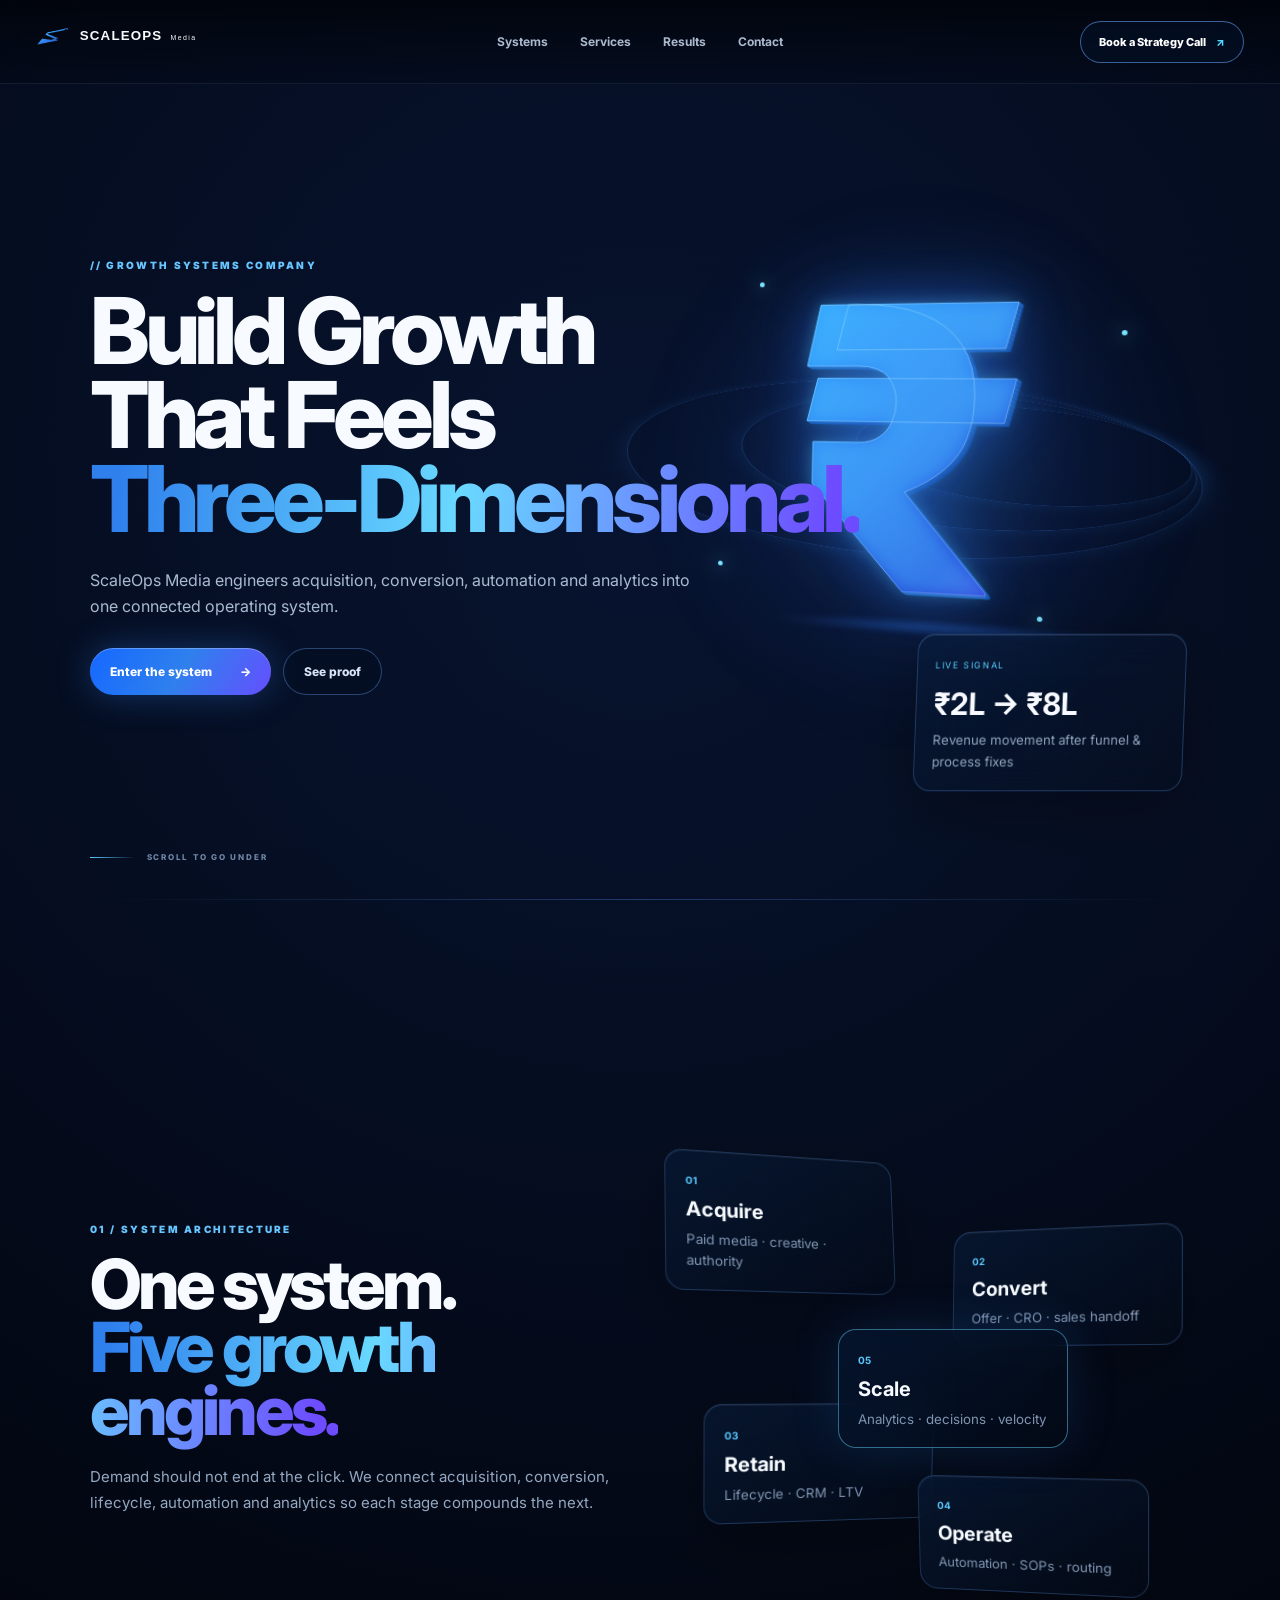
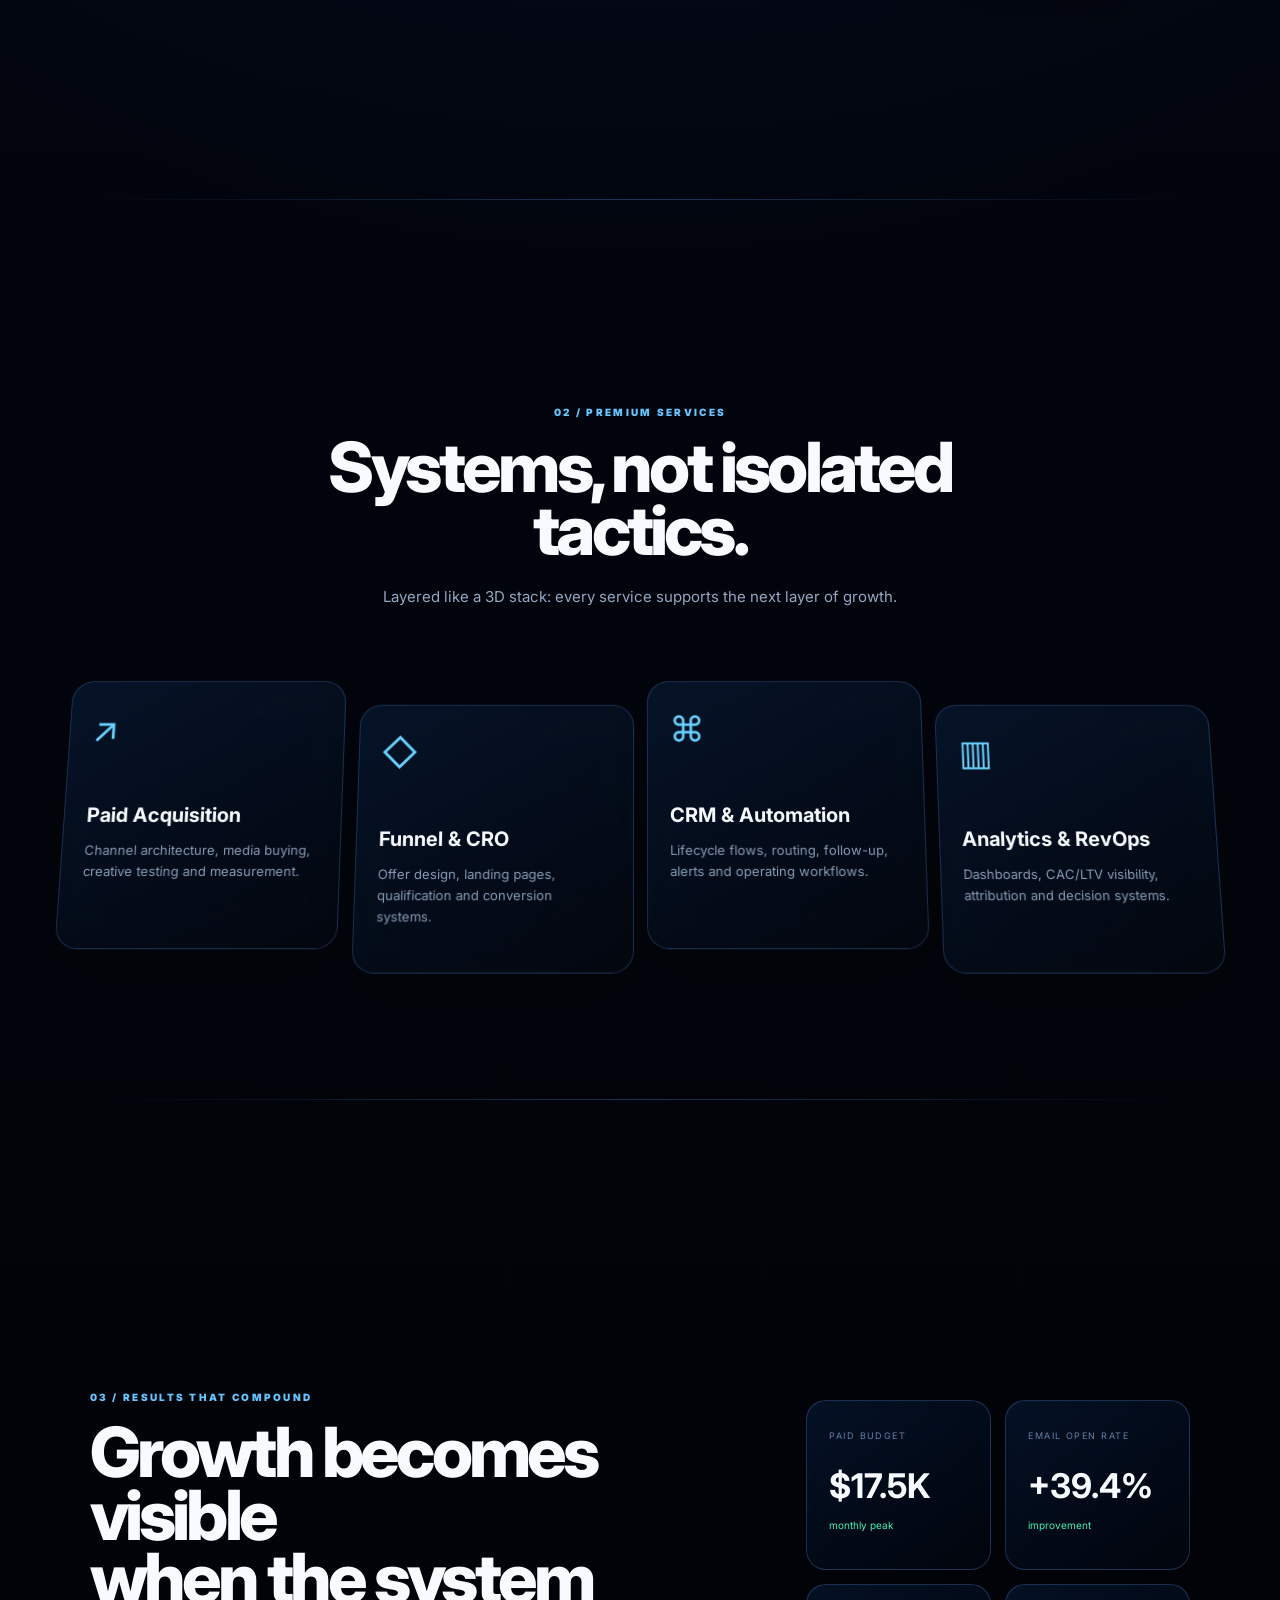
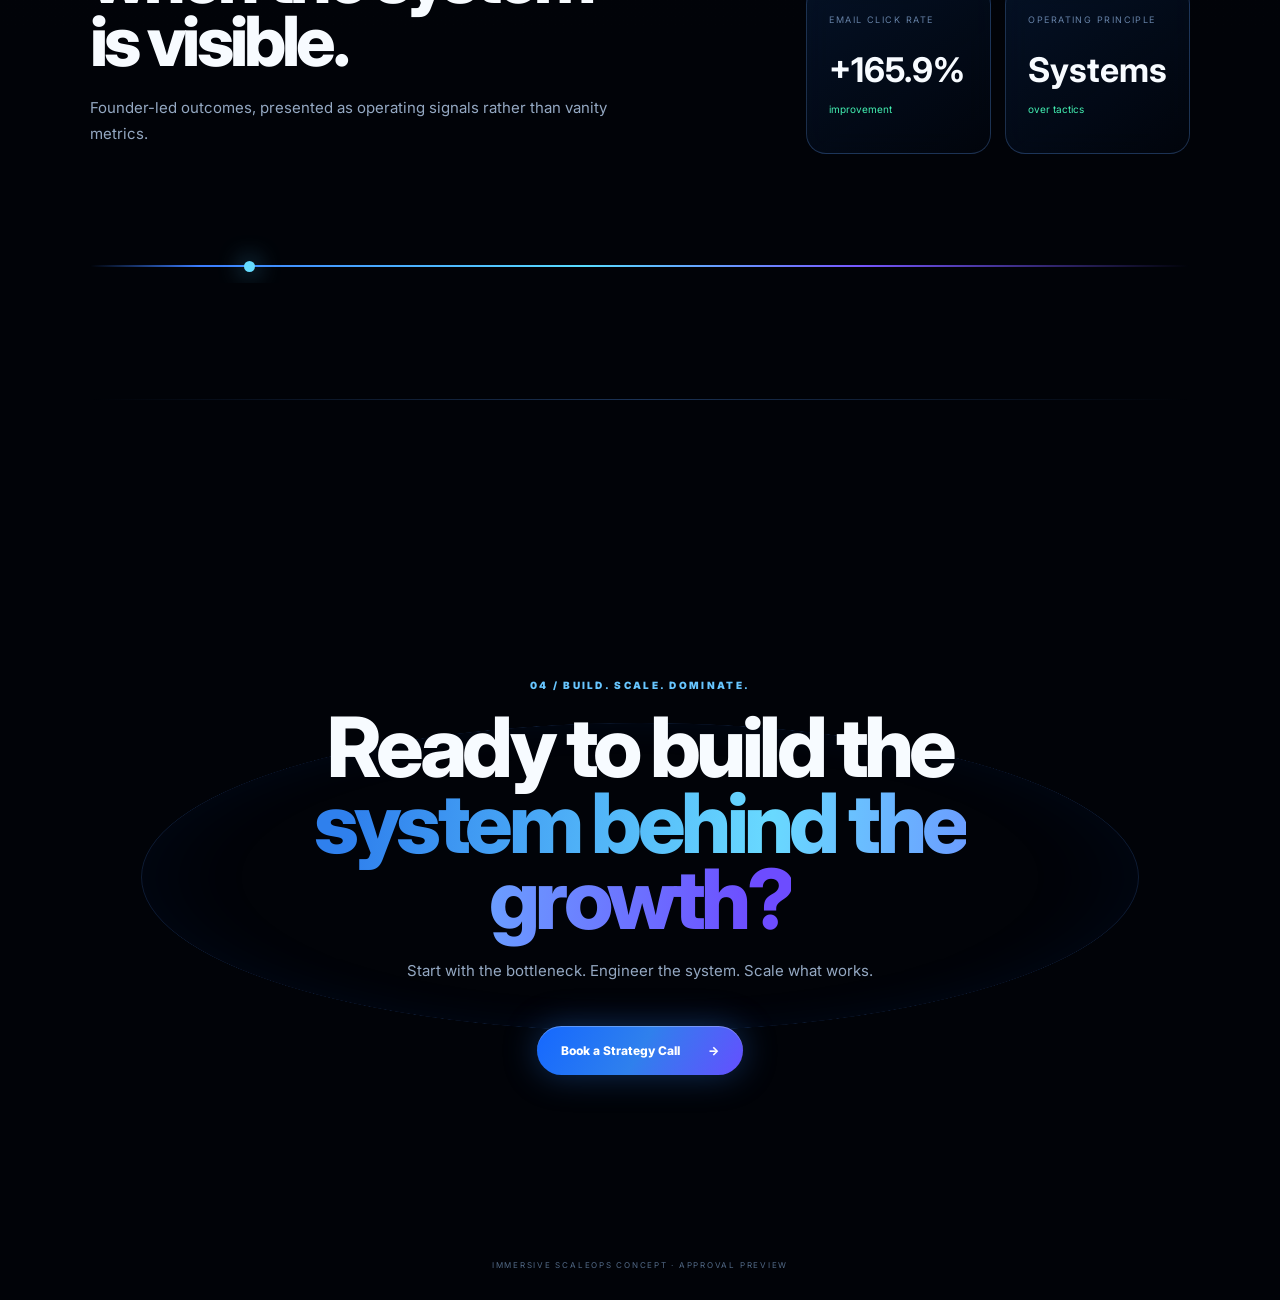
<file: concept-3d/index.html>
<!doctype html>
<html lang="en">
<head>
  <meta charset="utf-8" />
  <meta name="viewport" content="width=device-width,initial-scale=1" />
  <meta name="robots" content="noindex,nofollow" />
  <meta name="theme-color" content="#02050b" />
  <title>ScaleOps Media — Immersive 3D Concept</title>
  <link rel="preconnect" href="https://fonts.googleapis.com">
  <link rel="preconnect" href="https://fonts.gstatic.com" crossorigin>
  <link href="https://fonts.googleapis.com/css2?family=Inter:wght@400;500;600;700;800;900&display=swap" rel="stylesheet">
  <link rel="stylesheet" href="concept.css" />
</head>
<body>
  <div class="noise"></div>
  <header class="topbar">
    <a class="brand" href="#top" aria-label="ScaleOps Media"><img src="../assets/images/logo-lockup.svg" alt="ScaleOps Media"></a>
    <nav>
      <a href="#systems">Systems</a><a href="#services">Services</a><a href="#proof">Results</a><a href="#contact">Contact</a>
    </nav>
    <a class="nav-cta" href="#contact">Book a Strategy Call <span>↗</span></a>
  </header>

  <div class="scene" aria-hidden="true">
    <div class="scene-glow"></div>
    <div class="orbit orbit-a"></div><div class="orbit orbit-b"></div><div class="orbit orbit-c"></div>
    <div class="rupee-stage" id="rupeeStage">
      <div class="rupee-shadow"></div>
      <div class="rupee-stack" id="rupeeStack"></div>
      <div class="rupee-front">₹</div>
      <span class="spark s1"></span><span class="spark s2"></span><span class="spark s3"></span><span class="spark s4"></span>
    </div>
  </div>

  <main>
    <section class="panel hero" id="top" data-scene="hero">
      <div class="eyebrow">// GROWTH SYSTEMS COMPANY</div>
      <h1>Build Growth<br>That Feels<br><span>Three-Dimensional.</span></h1>
      <p class="hero-copy">ScaleOps Media engineers acquisition, conversion, automation and analytics into one connected operating system.</p>
      <div class="hero-actions"><a class="primary" href="#systems">Enter the system <span>→</span></a><a class="secondary" href="#proof">See proof</a></div>
      <div class="scroll-hint"><i></i><span>SCROLL TO GO UNDER</span></div>
      <aside class="glass-card hero-card">
        <span class="tag">LIVE SIGNAL</span>
        <strong>₹2L → ₹8L</strong>
        <small>Revenue movement after funnel & process fixes</small>
      </aside>
    </section>

    <section class="panel split" id="systems" data-scene="systems">
      <div class="section-copy left-copy">
        <div class="eyebrow">01 / SYSTEM ARCHITECTURE</div>
        <h2>One system.<br><span>Five growth engines.</span></h2>
        <p>Demand should not end at the click. We connect acquisition, conversion, lifecycle, automation and analytics so each stage compounds the next.</p>
      </div>
      <div class="system-cluster">
        <article class="mini-card c1"><b>01</b><strong>Acquire</strong><small>Paid media · creative · authority</small></article>
        <article class="mini-card c2"><b>02</b><strong>Convert</strong><small>Offer · CRO · sales handoff</small></article>
        <article class="mini-card c3"><b>03</b><strong>Retain</strong><small>Lifecycle · CRM · LTV</small></article>
        <article class="mini-card c4"><b>04</b><strong>Operate</strong><small>Automation · SOPs · routing</small></article>
        <article class="mini-card c5"><b>05</b><strong>Scale</strong><small>Analytics · decisions · velocity</small></article>
      </div>
    </section>

    <section class="panel services" id="services" data-scene="services">
      <div class="section-copy centered">
        <div class="eyebrow">02 / PREMIUM SERVICES</div>
        <h2>Systems, not isolated tactics.</h2>
        <p>Layered like a 3D stack: every service supports the next layer of growth.</p>
      </div>
      <div class="service-deck">
        <article><span>↗</span><h3>Paid Acquisition</h3><p>Channel architecture, media buying, creative testing and measurement.</p></article>
        <article><span>◇</span><h3>Funnel & CRO</h3><p>Offer design, landing pages, qualification and conversion systems.</p></article>
        <article><span>⌘</span><h3>CRM & Automation</h3><p>Lifecycle flows, routing, follow-up, alerts and operating workflows.</p></article>
        <article><span>▥</span><h3>Analytics & RevOps</h3><p>Dashboards, CAC/LTV visibility, attribution and decision systems.</p></article>
      </div>
    </section>

    <section class="panel proof" id="proof" data-scene="proof">
      <div class="section-copy left-copy">
        <div class="eyebrow">03 / RESULTS THAT COMPOUND</div>
        <h2>Growth becomes visible<br>when the system is visible.</h2>
        <p>Founder-led outcomes, presented as operating signals rather than vanity metrics.</p>
      </div>
      <div class="metrics-rail">
        <article><small>PAID BUDGET</small><strong>$17.5K</strong><em>monthly peak</em></article>
        <article><small>EMAIL OPEN RATE</small><strong>+39.4%</strong><em>improvement</em></article>
        <article><small>EMAIL CLICK RATE</small><strong>+165.9%</strong><em>improvement</em></article>
        <article><small>OPERATING PRINCIPLE</small><strong>Systems</strong><em>over tactics</em></article>
      </div>
      <div class="proof-line"><span></span></div>
    </section>

    <section class="panel final" id="contact" data-scene="contact">
      <div class="final-orbit"></div>
      <div class="section-copy centered final-copy">
        <div class="eyebrow">04 / BUILD. SCALE. DOMINATE.</div>
        <h2>Ready to build the<br><span>system behind the growth?</span></h2>
        <p>Start with the bottleneck. Engineer the system. Scale what works.</p>
        <a class="primary big" href="../contact/">Book a Strategy Call <span>→</span></a>
      </div>
      <div class="footer-note">IMMERSIVE SCALEOPS CONCEPT · APPROVAL PREVIEW</div>
    </section>
  </main>

  <script src="concept.js"></script>
</body>
</html>
</file>
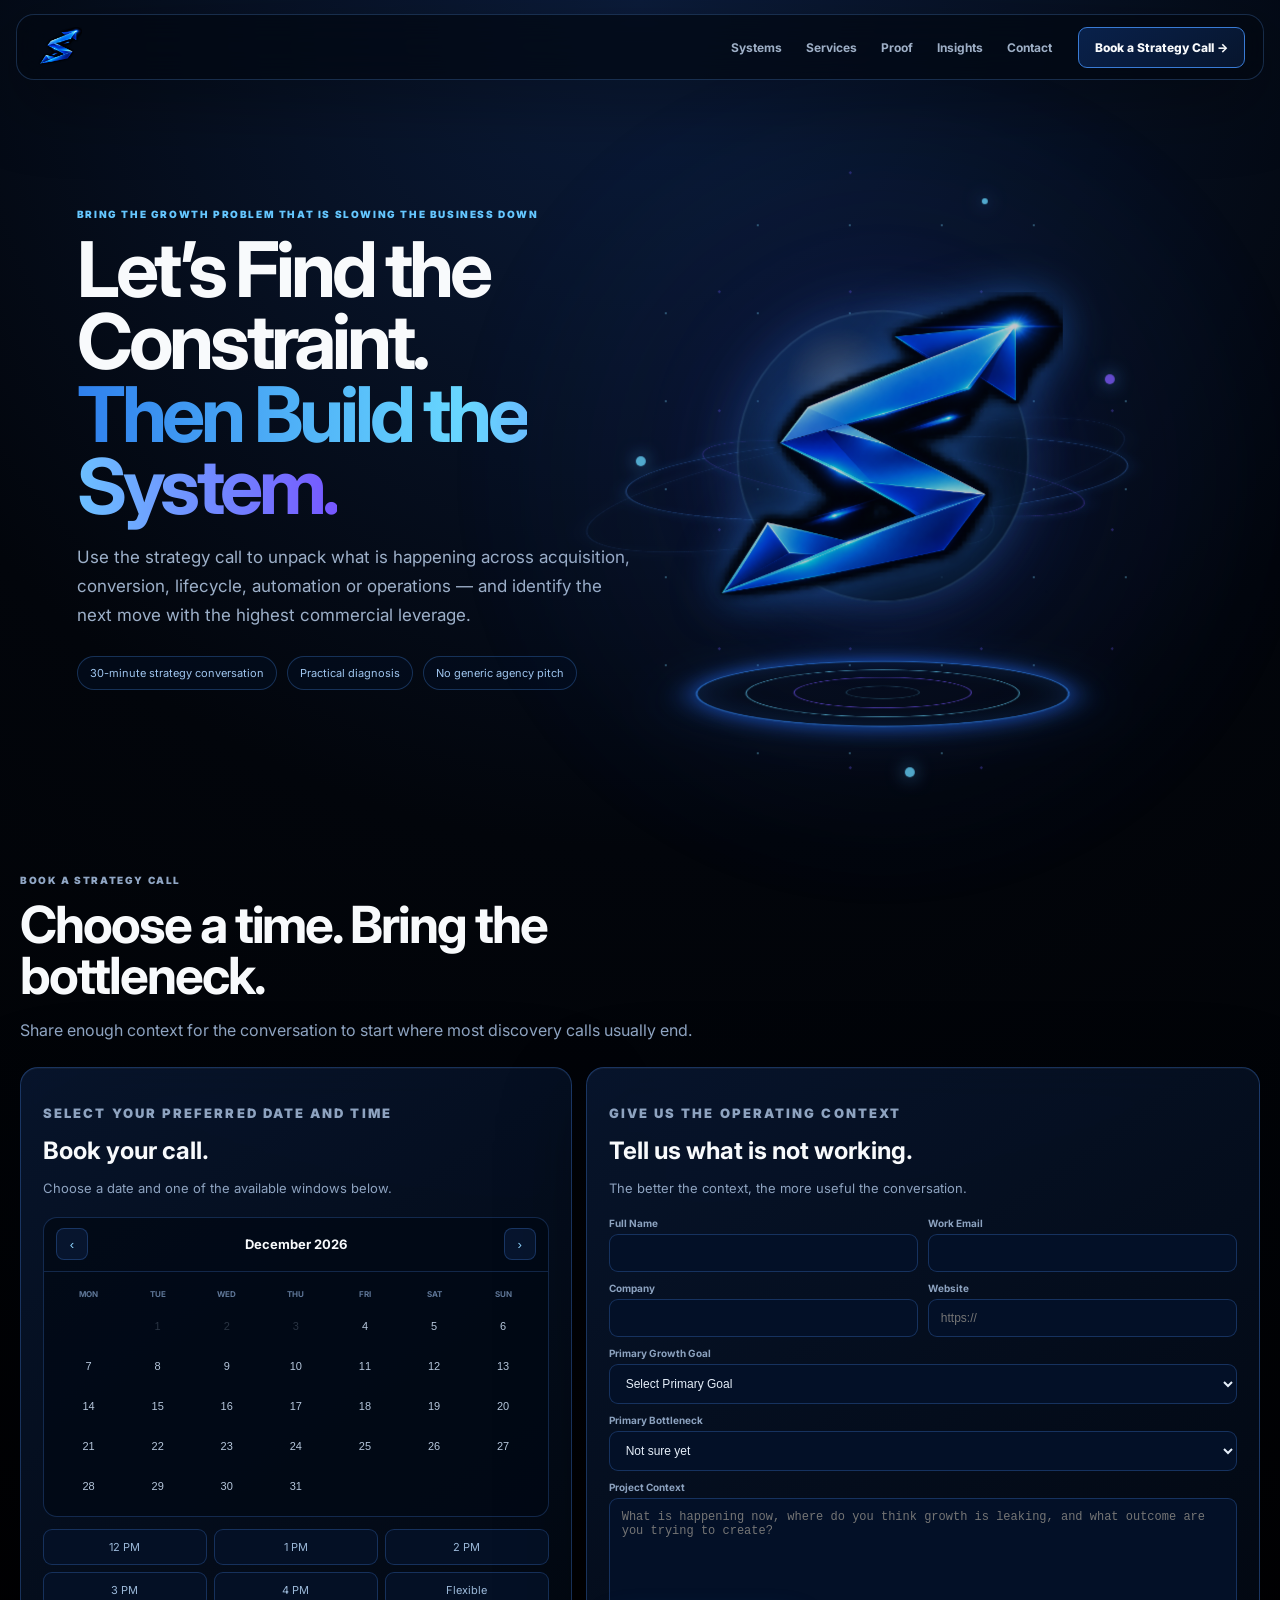
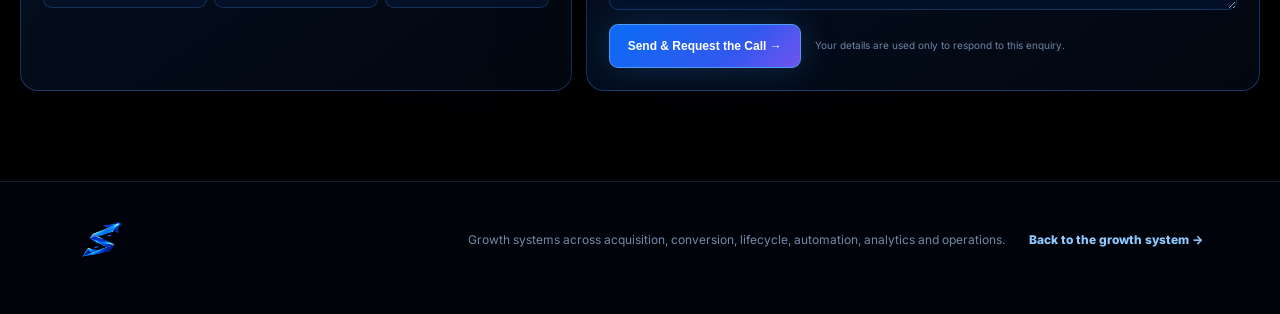
<file: contact/index.html>
<!doctype html><html lang="en"><head><meta charset="utf-8"><meta name="viewport" content="width=device-width,initial-scale=1,viewport-fit=cover"><meta name="theme-color" content="#02050b"><meta name="description" content="Book a ScaleOps Media strategy call to diagnose the growth constraint and identify the highest-leverage next move."><title>Book a Strategy Call — ScaleOps Media</title><link id="scaleops-favicon" rel="icon"><link rel="preconnect" href="https://fonts.googleapis.com"><link rel="preconnect" href="https://fonts.gstatic.com" crossorigin><link href="https://fonts.googleapis.com/css2?family=Inter:wght@400;500;600;700;800;900&display=swap" rel="stylesheet"><link rel="stylesheet" href="../assets/css/approved-immersive-3d.css"><link rel="stylesheet" href="../assets/css/contact-immersive.css"><style>.contact-page .brand span,.contact-page .wordmark>div{display:none!important}.contact-page .brand{min-width:auto!important}.contact-page .brand img{object-fit:contain!important}.contact-page .wordmark img{width:min(38vw,360px)!important;height:auto!important;object-fit:contain!important;filter:drop-shadow(0 0 22px rgba(47,128,237,.72))}</style></head><body class="contact-page" data-stage="final"><header class="top"><a class="brand" href="../" aria-label="ScaleOps Media home"><img class="js-scaleops-logo" alt="ScaleOps logo"></a><nav><a href="../#systems">Systems</a><a href="../#services">Services</a><a href="../#proof">Proof</a><a href="../#insights">Insights</a><a href="./">Contact</a></nav><a class="cta" href="#lead-form">Book a Strategy Call →</a><button class="menu" type="button" aria-label="Open menu">☰</button></header><nav class="mobile-nav"><a href="../#systems">Systems</a><a href="../#services">Services</a><a href="../#proof">Proof</a><a href="../#insights">Insights</a><a href="#lead-form">Book a Strategy Call</a></nav><div class="stage" aria-hidden="true"><div class="atmos"></div><div class="stars"></div><div class="rings"><i class="r1"></i><i class="r2"></i><i class="r3"></i><i class="r4"></i><span class="sat s1"></span><span class="sat s2"></span><span class="sat s3"></span><span class="sat s4"></span></div><div class="platform"><i></i><i></i><i></i></div><div class="core"><div class="sphere"></div><div class="wordmark"><img class="js-scaleops-logo" alt=""></div></div></div><main><section class="contact-hero"><div><p class="eyebrow">Bring the growth problem that is slowing the business down</p><h1>Let’s Find the Constraint.<br><em>Then Build the System.</em></h1><p class="lead">Use the strategy call to unpack what is happening across acquisition, conversion, lifecycle, automation or operations — and identify the next move with the highest commercial leverage.</p><div class="promise-row"><span>30-minute strategy conversation</span><span>Practical diagnosis</span><span>No generic agency pitch</span></div></div></section><section class="booking-shell" id="lead-form"><div class="booking-intro"><p class="eyebrow">Book a strategy call</p><h2>Choose a time. Bring the bottleneck.</h2><p>Share enough context for the conversation to start where most discovery calls usually end.</p></div><div class="contact-grid"><section class="booking-card"><p class="eyebrow">Select your preferred date and time</p><h3>Book your call.</h3><p>Choose a date and one of the available windows below.</p><div class="calendar"><div class="calendar-head"><button id="cal-prev" type="button" aria-label="Previous month">‹</button><strong id="calendar-title"></strong><button id="cal-next" type="button" aria-label="Next month">›</button></div><div class="calendar-grid" id="calendar-grid"></div></div><div class="time-grid"><div class="time-choice"><input form="lead-form-form" id="t12" type="radio" name="Preferred Time" value="12 PM" required><label for="t12">12 PM</label></div><div class="time-choice"><input form="lead-form-form" id="t1" type="radio" name="Preferred Time" value="1 PM"><label for="t1">1 PM</label></div><div class="time-choice"><input form="lead-form-form" id="t2" type="radio" name="Preferred Time" value="2 PM"><label for="t2">2 PM</label></div><div class="time-choice"><input form="lead-form-form" id="t3" type="radio" name="Preferred Time" value="3 PM"><label for="t3">3 PM</label></div><div class="time-choice"><input form="lead-form-form" id="t4" type="radio" name="Preferred Time" value="4 PM"><label for="t4">4 PM</label></div><div class="time-choice"><input form="lead-form-form" id="tf" type="radio" name="Preferred Time" value="Flexible"><label for="tf">Flexible</label></div></div></section><form id="lead-form-form" class="lead-card" action="https://formsubmit.co/anshdutta26@gmail.com" method="POST"><input type="hidden" name="_subject" value="New ScaleOps Media Website Lead"><input type="hidden" name="_template" value="table"><input type="hidden" name="_captcha" value="false"><input type="hidden" name="_next" value="https://anshdutta.com/scaleops-media-website/thanks/"><input type="hidden" id="preferred-date" name="Preferred Date"><input class="honeypot" type="text" name="_honey" tabindex="-1" autocomplete="off"><p class="eyebrow">Give us the operating context</p><h3>Tell us what is not working.</h3><p>The better the context, the more useful the conversation.</p><div class="form-grid"><div class="field"><label for="name">Full Name</label><input id="name" name="Full Name" required autocomplete="name"></div><div class="field"><label for="email">Work Email</label><input id="email" type="email" name="Email" required autocomplete="email"></div><div class="field"><label for="company">Company</label><input id="company" name="Company" required autocomplete="organization"></div><div class="field"><label for="website">Website</label><input id="website" type="url" name="Website" placeholder="https://"></div><div class="field full"><label for="goal">Primary Growth Goal</label><select id="goal" name="Primary Growth Goal" required><option value="">Select Primary Goal</option><option>Increase qualified demand</option><option>Improve conversion</option><option>Fix CRM / follow-up</option><option>Improve retention / LTV</option><option>Build analytics visibility</option><option>Automate operations</option><option>Build authority content</option></select></div><div class="field full"><label for="bottleneck">Primary Bottleneck</label><select id="bottleneck" name="Primary Bottleneck"><option>Not sure yet</option><option>Acquisition</option><option>Creative</option><option>Funnel / CRO</option><option>CRM / Lifecycle</option><option>Analytics</option><option>Automation / Operations</option></select></div><div class="field full"><label for="context">Project Context</label><textarea id="context" name="Project Context" required placeholder="What is happening now, where do you think growth is leaking, and what outcome are you trying to create?"></textarea></div></div><div class="submit-row"><button class="primary" type="submit">Send & Request the Call →</button><span class="form-note">Your details are used only to respond to this enquiry.</span></div></form></div></section></main><footer class="contact-footer"><div class="brand"><img class="js-scaleops-logo" alt="ScaleOps logo"></div><span>Growth systems across acquisition, conversion, lifecycle, automation, analytics and operations.</span><a href="../">Back to the growth system →</a></footer><script src="../assets/js/contact-immersive.js"></script><script type="module">import{LOGO_URI}from'../v7-preview/logo-data.js?v=final2';document.querySelectorAll('.js-scaleops-logo').forEach(i=>{i.src=LOGO_URI;i.decoding='async'});const f=document.querySelector('#scaleops-favicon');if(f)f.href=LOGO_URI;</script></body></html>
</file>
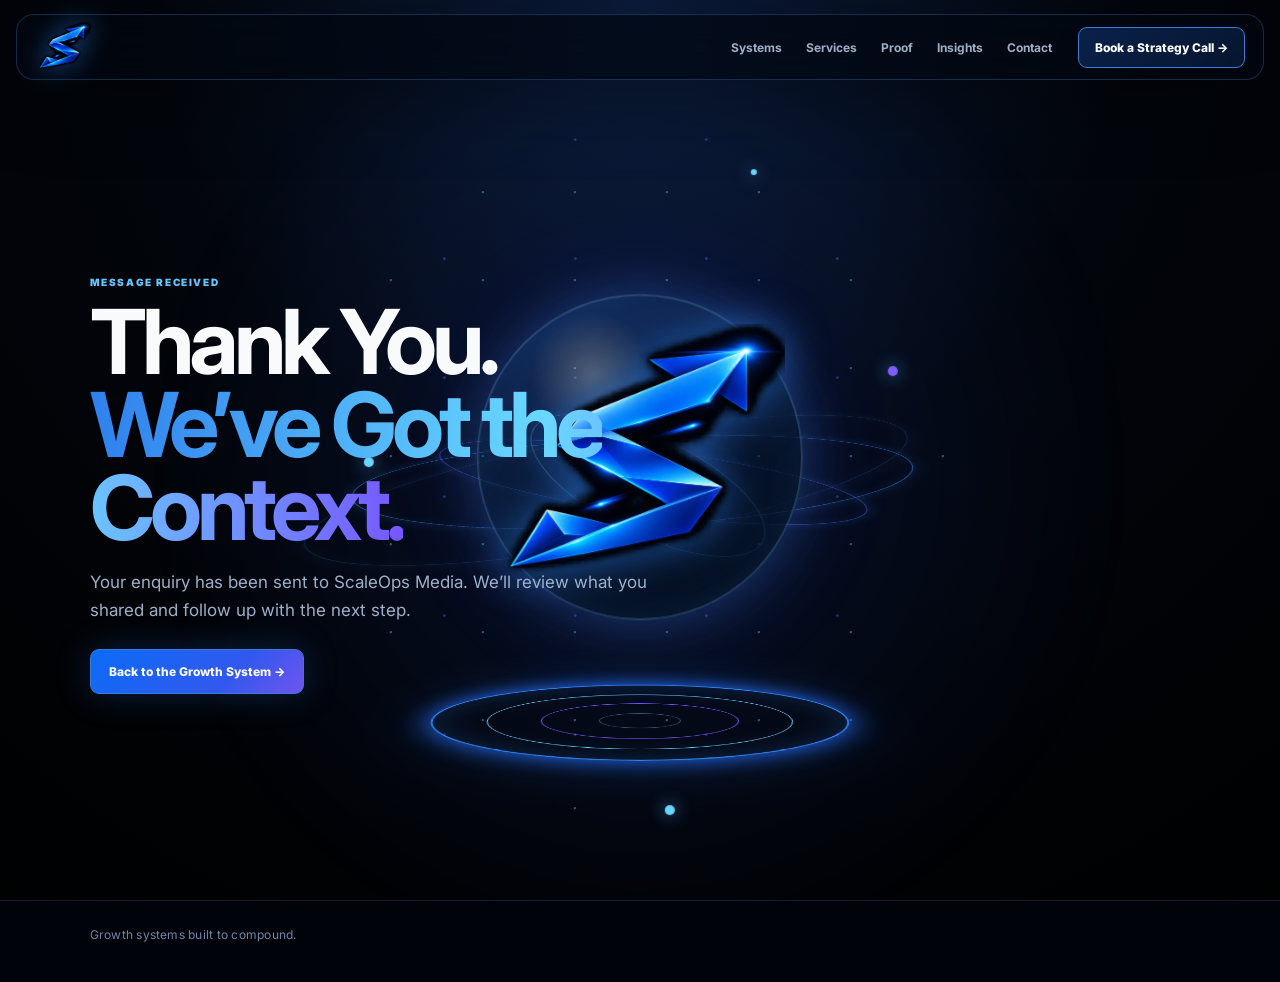
<file: thanks/index.html>
<!doctype html><html lang="en"><head><meta charset="utf-8"><meta name="viewport" content="width=device-width,initial-scale=1,viewport-fit=cover"><meta name="robots" content="noindex,nofollow"><meta name="theme-color" content="#02050b"><title>Thank You — ScaleOps Media</title><meta name="description" content="Your ScaleOps Media enquiry has been received."><link id="scaleops-favicon" rel="icon"><link rel="preconnect" href="https://fonts.googleapis.com"><link rel="preconnect" href="https://fonts.gstatic.com" crossorigin><link href="https://fonts.googleapis.com/css2?family=Inter:wght@400;500;600;700;800;900&display=swap" rel="stylesheet"><link rel="stylesheet" href="../assets/css/approved-immersive-3d.css"><style>.thanks-wrap{min-height:100vh;display:grid;grid-template-columns:minmax(320px,620px) 1fr;align-items:center;padding:130px 7vw 70px;position:relative;z-index:15}.thanks-wrap h1{font-size:clamp(58px,7vw,108px);line-height:.93;letter-spacing:-.055em;margin:12px 0 18px}.thanks-wrap h1 em{font-style:normal;background:linear-gradient(90deg,#2f80ed,#69d8ff 55%,#7657ff);-webkit-background-clip:text;background-clip:text;color:transparent}.thanks-wrap .lead{max-width:560px}.thanks-wrap .buttons{margin-top:24px}.thanks-wrap+.mini-foot{position:relative;z-index:20;padding:26px 7vw 40px;color:#7187a7;font-size:12px;background:#01030a;border-top:1px solid rgba(74,130,210,.2)}.top .brand img{width:58px;height:50px;object-fit:contain;filter:drop-shadow(0 0 13px rgba(47,128,237,.55))}.wordmark{display:flex!important;align-items:center!important;justify-content:center!important}.wordmark img{width:min(290px,48vw)!important;height:auto!important;object-fit:contain!important;filter:drop-shadow(0 0 22px rgba(47,128,237,.7))}.mini-foot{letter-spacing:.02em}@media(max-width:760px){.thanks-wrap{display:block;padding:470px 20px 80px}.thanks-wrap h1{font-size:54px}}</style></head><body data-stage="final"><header class="top"><a class="brand" href="../" aria-label="ScaleOps Media home"><img class="js-scaleops-logo" alt="ScaleOps logo"></a><nav><a href="../#systems">Systems</a><a href="../#services">Services</a><a href="../#proof">Proof</a><a href="../#insights">Insights</a><a href="../contact/">Contact</a></nav><a class="cta" href="../contact/">Book a Strategy Call →</a></header><div class="stage" aria-hidden="true"><div class="atmos"></div><div class="stars"></div><div class="rings"><i class="r1"></i><i class="r2"></i><i class="r3"></i><i class="r4"></i><span class="sat s1"></span><span class="sat s2"></span><span class="sat s3"></span><span class="sat s4"></span></div><div class="platform"><i></i><i></i><i></i></div><div class="core"><div class="sphere"></div><div class="wordmark"><img class="js-scaleops-logo" alt="ScaleOps logo"></div></div></div><main class="thanks-wrap"><div><p class="eyebrow">Message received</p><h1>Thank You.<br><em>We’ve Got the Context.</em></h1><p class="lead">Your enquiry has been sent to ScaleOps Media. We’ll review what you shared and follow up with the next step.</p><div class="buttons"><a class="primary" href="../">Back to the Growth System →</a></div></div></main><div class="mini-foot">Growth systems built to compound.</div><script type="module">import{LOGO_URI}from'../v7-preview/logo-data.js?v=final2';document.querySelectorAll('.js-scaleops-logo').forEach(i=>{i.src=LOGO_URI;i.decoding='async'});const f=document.querySelector('#scaleops-favicon');if(f)f.href=LOGO_URI;</script></body></html>
</file>
<file: concept-3d/concept.css>
:root{--bg:#02050b;--ink:#f7fbff;--muted:#91a5bf;--blue:#2f80ed;--sky:#69a7ff;--cyan:#55d8ff;--violet:#6c4fff;--line:rgba(105,167,255,.25);--glass:rgba(4,14,31,.48)}*{box-sizing:border-box}html{scroll-behavior:smooth;background:var(--bg)}body{margin:0;color:var(--ink);font-family:Inter,Arial,sans-serif;background:radial-gradient(circle at 50% 12%,rgba(28,80,180,.18),transparent 33%),linear-gradient(180deg,#030714,#010308 72%);overflow-x:hidden}.noise{position:fixed;inset:0;pointer-events:none;z-index:4;opacity:.12;background-image:radial-gradient(rgba(255,255,255,.18) .5px,transparent .5px);background-size:4px 4px;mix-blend-mode:soft-light}.topbar{position:fixed;z-index:20;top:0;left:0;right:0;height:84px;display:grid;grid-template-columns:260px 1fr 260px;align-items:center;padding:0 36px;border-bottom:1px solid rgba(120,175,255,.14);background:linear-gradient(180deg,rgba(1,4,10,.86),rgba(1,4,10,.22));backdrop-filter:blur(12px)}.brand img{width:192px}.topbar nav{justify-self:center;display:flex;gap:32px}.topbar nav a{color:#aab9cd;font-size:12px;font-weight:700;text-decoration:none}.topbar nav a:hover{color:#fff}.nav-cta{justify-self:end;border:1px solid rgba(105,167,255,.55);background:rgba(5,18,41,.58);border-radius:999px;padding:13px 18px;font-weight:800;font-size:11px;color:#fff;text-decoration:none}.nav-cta span{margin-left:8px;color:var(--cyan)}main{position:relative;z-index:7}.panel{position:relative;min-height:100svh;padding:118px 7vw 64px;display:flex;flex-direction:column;justify-content:center;overflow:hidden}.panel:after{content:"";position:absolute;left:7vw;right:7vw;bottom:0;height:1px;background:linear-gradient(90deg,transparent,rgba(86,154,255,.32),transparent)}.hero{align-items:flex-start}.eyebrow{color:#67c6ff;font-size:10px;letter-spacing:.23em;font-weight:900;margin-bottom:18px}.hero h1,.section-copy h2{margin:0;letter-spacing:-.055em;line-height:.91;font-weight:800}.hero h1{font-size:clamp(58px,7.2vw,122px);max-width:780px}.hero h1 span,.section-copy h2 span{background:linear-gradient(95deg,#2f80ed 4%,#69d9ff 48%,#6d4cff 96%);-webkit-background-clip:text;background-clip:text;color:transparent}.hero-copy{max-width:600px;color:#a9bbd0;font-size:16px;line-height:1.65;margin:26px 0 0}.hero-actions{display:flex;gap:12px;margin-top:28px}.primary,.secondary{display:inline-flex;align-items:center;gap:28px;text-decoration:none;border-radius:999px;padding:15px 20px;font-weight:800;font-size:12px}.primary{color:#fff;background:linear-gradient(120deg,#1568ff,#2f80ed 50%,#654fff);box-shadow:0 0 34px rgba(47,128,237,.34),inset 0 1px 0 rgba(255,255,255,.28)}.secondary{color:#d6e4f6;border:1px solid rgba(105,167,255,.36);background:rgba(4,15,33,.45)}.hero-card{position:absolute;right:7vw;bottom:12vh;width:280px;padding:18px;border-radius:18px;border:1px solid rgba(105,167,255,.27);background:linear-gradient(145deg,rgba(6,27,58,.54),rgba(3,10,24,.24));backdrop-filter:blur(18px);box-shadow:0 18px 70px rgba(0,0,0,.35),inset 0 1px 0 rgba(255,255,255,.08);transform:rotateY(-16deg) rotateX(8deg)}.tag{font-size:9px;letter-spacing:.18em;color:#5bd0ff}.hero-card strong{display:block;font-size:31px;margin:13px 0 7px}.hero-card small{color:#91a5bf;line-height:1.5}.scroll-hint{position:absolute;left:7vw;bottom:38px;display:flex;align-items:center;gap:12px;color:#6f86a7;font-size:8px;letter-spacing:.22em;font-weight:800}.scroll-hint i{width:45px;height:1px;background:linear-gradient(90deg,#5bc9ff,transparent)}.scene{position:fixed;z-index:2;inset:0;pointer-events:none;perspective:1200px;overflow:hidden}.scene-glow{position:absolute;width:42vw;height:42vw;max-width:620px;max-height:620px;border-radius:50%;right:7vw;top:22vh;background:radial-gradient(circle,rgba(47,128,237,.32),rgba(28,78,200,.10) 38%,transparent 70%);filter:blur(22px)}.rupee-stage{position:absolute;right:12vw;top:50%;width:min(34vw,480px);aspect-ratio:1;transform:translateY(-50%) rotateX(-4deg) rotateY(-18deg);transform-style:preserve-3d;transition:transform .35s cubic-bezier(.22,.61,.36,1),right .35s,top .35s;filter:drop-shadow(0 0 36px rgba(47,128,237,.34))}.rupee-stack,.rupee-front{position:absolute;inset:0;display:grid;place-items:center;font-family:Inter,sans-serif;font-weight:900;font-size:min(31vw,450px);line-height:1;color:#1776ff;transform-style:preserve-3d}.rupee-stack span{position:absolute;inset:0;display:grid;place-items:center;color:#0a38a0;-webkit-text-stroke:1px rgba(124,220,255,.14)}.rupee-front{background:linear-gradient(135deg,#82e9ff 4%,#32a9ff 22%,#2f80ed 49%,#2247d7 67%,#7657ff 96%);-webkit-background-clip:text;background-clip:text;color:transparent;-webkit-text-stroke:1px rgba(196,244,255,.32);text-shadow:0 0 16px rgba(88,210,255,.34),0 0 50px rgba(45,108,255,.28);transform:translateZ(26px)}.rupee-shadow{position:absolute;left:17%;right:4%;bottom:3%;height:12%;border-radius:50%;background:radial-gradient(ellipse,rgba(50,125,255,.42),transparent 68%);filter:blur(10px);transform:translateZ(-20px) rotateX(72deg)}.orbit{position:absolute;right:8vw;top:50%;border:1px solid rgba(75,145,255,.22);border-radius:50%;transform:translateY(-50%) rotateX(72deg);box-shadow:0 0 28px rgba(47,128,237,.12)}.orbit-a{width:43vw;height:43vw}.orbit-b{width:34vw;height:34vw}.orbit-c{width:25vw;height:25vw}.spark{position:absolute;width:5px;height:5px;background:#78e5ff;border-radius:50%;box-shadow:0 0 18px #50c9ff}.s1{top:11%;left:15%}.s2{top:23%;right:4%}.s3{bottom:21%;left:5%}.s4{bottom:12%;right:20%}.split{display:grid;grid-template-columns:1fr 1fr;align-items:center}.section-copy{position:relative;z-index:6;max-width:620px}.section-copy h2{font-size:clamp(50px,5.4vw,86px)}.section-copy p{color:#94a8c2;line-height:1.75;font-size:15px;max-width:560px;margin-top:22px}.left-copy{grid-column:1}.system-cluster{position:relative;grid-column:2;height:520px;perspective:1000px}.mini-card{position:absolute;width:230px;padding:18px 19px;border-radius:18px;border:1px solid rgba(105,167,255,.24);background:linear-gradient(145deg,rgba(6,24,51,.74),rgba(2,9,21,.44));backdrop-filter:blur(14px);box-shadow:0 24px 70px rgba(0,0,0,.3),inset 0 1px 0 rgba(255,255,255,.06);transform-style:preserve-3d}.mini-card b{font-size:10px;color:#59c8ff}.mini-card strong{display:block;font-size:20px;margin:9px 0 7px}.mini-card small{color:#8095b1;line-height:1.45}.c1{left:5%;top:7%;transform:rotateY(18deg) rotateX(8deg)}.c2{right:2%;top:20%;transform:rotateY(-18deg) rotateX(3deg)}.c3{left:12%;bottom:22%;transform:rotateY(13deg) rotateX(-5deg)}.c4{right:8%;bottom:8%;transform:rotateY(-13deg) rotateX(-7deg)}.c5{left:36%;top:42%;border-color:rgba(101,214,255,.46);box-shadow:0 0 50px rgba(47,128,237,.16)}.services{align-items:center}.centered{text-align:center;max-width:760px}.centered p{margin-left:auto;margin-right:auto}.service-deck{margin-top:52px;width:min(1180px,90vw);display:grid;grid-template-columns:repeat(4,1fr);gap:14px;perspective:1000px}.service-deck article{min-height:270px;padding:26px 22px;border-radius:22px;border:1px solid rgba(105,167,255,.23);background:linear-gradient(150deg,rgba(7,25,52,.68),rgba(2,8,18,.42));backdrop-filter:blur(14px);box-shadow:0 20px 60px rgba(0,0,0,.26);transform:rotateX(7deg);transition:.3s}.service-deck article:nth-child(2),.service-deck article:nth-child(4){transform:translateY(24px) rotateX(7deg)}.service-deck article:hover{transform:translateY(-8px) rotateX(0);border-color:rgba(105,214,255,.55)}.service-deck article span{font-size:36px;color:#68d2ff}.service-deck h3{font-size:20px;margin:54px 0 12px}.service-deck p{color:#879bb5;line-height:1.6;font-size:13px}.proof{display:grid;grid-template-columns:.95fr 1.05fr;align-items:center}.metrics-rail{grid-column:2;display:grid;grid-template-columns:1fr 1fr;gap:14px;max-width:650px;justify-self:end}.metrics-rail article{min-height:170px;padding:22px;border:1px solid rgba(105,167,255,.25);border-radius:20px;background:linear-gradient(145deg,rgba(6,24,52,.66),rgba(2,8,19,.39));backdrop-filter:blur(14px)}.metrics-rail small{color:#6581a6;font-size:9px;letter-spacing:.16em}.metrics-rail strong{display:block;font-size:34px;margin:22px 0 7px}.metrics-rail em{font-style:normal;color:#43f0b2;font-size:10px}.proof-line{position:absolute;left:7vw;right:7vw;bottom:13vh;height:90px;overflow:hidden}.proof-line:before{content:"";position:absolute;left:0;right:0;bottom:16px;height:2px;background:linear-gradient(90deg,transparent,#3b7dff 10%,#59dcff 45%,#7657ff 70%,transparent)}.proof-line span{position:absolute;width:11px;height:11px;border-radius:50%;background:#66dcff;bottom:11px;left:14%;box-shadow:0 0 24px #52c8ff;animation:travel 5s linear infinite}@keyframes travel{to{left:86%}}.final{align-items:center;justify-content:center}.final:after{display:none}.final-copy h2{font-size:clamp(56px,6.5vw,102px)}.final-copy .big{margin-top:26px;padding:17px 24px}.final-orbit{position:absolute;width:min(78vw,1000px);height:min(78vw,1000px);border-radius:50%;border:1px solid rgba(81,147,255,.18);box-shadow:inset 0 0 120px rgba(29,91,220,.08);transform:rotateX(72deg)}.footer-note{position:absolute;bottom:30px;color:#526986;font-size:8px;letter-spacing:.22em}.scene[data-mode="systems"] .rupee-stage{right:33vw;top:52%;transform:translateY(-50%) scale(.62) rotateX(6deg) rotateY(18deg)}.scene[data-mode="services"] .rupee-stage{right:35vw;top:34%;transform:translateY(-50%) scale(.36) rotateX(-14deg) rotateY(28deg)}.scene[data-mode="proof"] .rupee-stage{right:61vw;top:65%;transform:translateY(-50%) scale(.42) rotateX(13deg) rotateY(-26deg)}.scene[data-mode="contact"] .rupee-stage{right:35vw;top:48%;transform:translateY(-50%) scale(.8) rotateX(-5deg) rotateY(0deg);opacity:.24}.scene[data-mode="contact"] .scene-glow{right:27vw;top:22vh}.scene[data-mode="contact"] .orbit{right:28vw}@media(max-width:980px){.topbar{grid-template-columns:1fr auto;padding:0 20px;height:72px}.topbar nav{display:none}.brand img{width:160px}.nav-cta{font-size:10px}.panel{padding:100px 22px 56px;min-height:100svh}.hero h1{font-size:clamp(54px,13vw,92px);max-width:620px}.hero-card{display:none}.scene{opacity:.82}.scene-glow{right:-12vw}.rupee-stage{right:-14vw;width:64vw;top:58%}.orbit{right:-18vw}.orbit-a{width:72vw;height:72vw}.orbit-b{width:60vw;height:60vw}.orbit-c{width:48vw;height:48vw}.split,.proof{grid-template-columns:1fr}.section-copy,.metrics-rail,.system-cluster{grid-column:1}.system-cluster{margin-top:36px}.service-deck{grid-template-columns:1fr 1fr;width:100%}.metrics-rail{justify-self:stretch;margin-top:40px}.scene[data-mode="systems"] .rupee-stage,.scene[data-mode="services"] .rupee-stage,.scene[data-mode="proof"] .rupee-stage{right:-12vw;top:60%;transform:translateY(-50%) scale(.72) rotateY(18deg);opacity:.26}.scene[data-mode="contact"] .rupee-stage{right:10vw;transform:translateY(-50%) scale(.95);opacity:.2}.scene[data-mode="contact"] .orbit{right:-12vw}}@media(max-width:620px){.topbar{height:64px;padding:0 14px}.brand img{width:142px}.nav-cta{padding:10px 12px}.nav-cta span{display:none}.hero h1{font-size:clamp(48px,15vw,74px)}.hero-copy{font-size:14px;max-width:92%}.hero-actions{flex-direction:column;align-items:flex-start}.service-deck{grid-template-columns:1fr}.service-deck article:nth-child(2),.service-deck article:nth-child(4){transform:none}.system-cluster{height:660px}.mini-card{width:205px}.c1{left:0}.c2{right:0}.c3{left:2%;bottom:30%}.c4{right:0;bottom:5%}.c5{left:18%;top:43%}.metrics-rail{grid-template-columns:1fr}.final-copy h2{font-size:clamp(48px,14vw,74px)}.scene{opacity:.55}}
</file>
<file: assets/css/approved-immersive-3d.css>
:root{--bg:#02050b;--panel:rgba(6,17,36,.66);--line:rgba(77,147,255,.28);--blue:#2f80ed;--cyan:#69d8ff;--violet:#7657ff;--white:#f8fafc;--muted:#91a7c5;--green:#56e1b5}*{box-sizing:border-box}html{scroll-behavior:smooth;background:var(--bg)}body{margin:0;background:radial-gradient(circle at 50% 0,#0b1c3b 0,#02050b 42%,#000 100%);color:var(--white);font-family:Inter,"Segoe UI",Arial,sans-serif;overflow-x:hidden}body:before{content:"";position:fixed;inset:0;z-index:-5;background-image:radial-gradient(circle at 30% 20%,rgba(47,128,237,.12),transparent 25%),radial-gradient(circle at 74% 62%,rgba(118,87,255,.12),transparent 28%),linear-gradient(rgba(105,167,255,.025) 1px,transparent 1px),linear-gradient(90deg,rgba(105,167,255,.025) 1px,transparent 1px);background-size:auto,auto,64px 64px,64px 64px}a{color:inherit;text-decoration:none}.top{position:fixed;z-index:100;top:14px;left:50%;transform:translateX(-50%);width:min(1460px,calc(100% - 32px));height:66px;padding:0 18px;display:flex;align-items:center;border:1px solid rgba(95,166,255,.23);border-radius:18px;background:rgba(2,7,17,.72);backdrop-filter:blur(20px);box-shadow:0 22px 70px rgba(0,0,0,.35)}.brand{display:flex;align-items:center;gap:9px}.brand img{width:50px;height:40px;object-fit:contain}.brand span{display:flex;flex-direction:column;line-height:1}.brand b{font-size:15px;letter-spacing:.18em;font-weight:600}.brand small{font-size:8px;letter-spacing:.55em;margin-top:5px;margin-left:2px;color:#e4e9f2}.top nav{margin-left:auto;display:flex;gap:24px;color:#9eafc6;font-size:12px;font-weight:700}.top nav a:hover{color:#fff}.cta,.primary,.ghost{border-radius:9px;border:1px solid #397bd5;font-weight:800}.cta{margin-left:26px;padding:12px 16px;font-size:12px;background:linear-gradient(145deg,#09214b,#07152d)}.menu{display:none;margin-left:auto;border:1px solid var(--line);background:#061329;color:#fff;border-radius:10px;width:40px;height:40px}.mobile-nav{display:none;position:fixed;z-index:99;top:88px;left:16px;right:16px;padding:14px;border:1px solid var(--line);border-radius:16px;background:rgba(3,11,25,.96);backdrop-filter:blur(18px);flex-direction:column}.mobile-nav.open{display:flex}.mobile-nav a{padding:12px;color:#b9cae0;font-weight:700;font-size:13px}.scene{position:relative;min-height:100vh;padding:125px 4vw 70px;display:grid;grid-template-columns:minmax(280px,1fr) minmax(440px,1.35fr) minmax(280px,1fr);align-items:center;gap:34px}.scene .left{grid-column:1}.scene .right{grid-column:3}.copy{position:relative;z-index:12}.hero h1{font-size:clamp(48px,5.8vw,94px);line-height:.93;letter-spacing:-.055em;margin:16px 0 22px}.hero h1 em,h2 em{font-style:normal;background:linear-gradient(90deg,#2f80ed,#6bd9ff 55%,#7c58ff);-webkit-background-clip:text;background-clip:text;color:transparent}.eyebrow{color:#65c7ff;font-weight:900;letter-spacing:.16em;text-transform:uppercase;font-size:10px}.lead{font-size:17px;line-height:1.7;color:#9db0c9;max-width:560px}.buttons{display:flex;gap:10px;flex-wrap:wrap;margin-top:28px}.primary,.ghost{padding:14px 18px;font-size:12px}.primary{background:linear-gradient(135deg,#0b6cf6,#3158ee 65%,#7054ef);box-shadow:0 0 34px rgba(47,128,237,.25)}.ghost{background:rgba(4,14,31,.68)}.micro{align-self:end;margin-bottom:9vh;max-width:330px}.micro .kicker{font-size:20px;font-weight:800;color:#e6f5ff}.micro p:last-child{color:#8599b7;line-height:1.6}.copy h2{font-size:clamp(42px,4.1vw,70px);line-height:.98;letter-spacing:-.045em;margin:12px 0 20px}.stack,.process,.insight-list,.service-list{display:grid;gap:10px}.stack article,.process article,.insight-list article,.service-list article,.grid article,.glass,.metric{padding:16px 18px;border:1px solid var(--line);border-radius:15px;background:linear-gradient(145deg,rgba(8,23,49,.72),rgba(2,8,18,.68));backdrop-filter:blur(14px);box-shadow:inset 0 1px rgba(255,255,255,.035),0 24px 80px rgba(0,0,0,.22)}.stack b,.process b,.insight-list b,.service-list b,.grid b{display:block;font-size:14px;color:#eaf6ff;margin-bottom:4px}.stack span,.process span,.insight-list span,.service-list span,.grid span,.glass li,.glass p,.metric span{font-size:12px;line-height:1.55;color:#8ea3c0}.glass h3{margin:0 0 9px;font-size:17px}.glass ul{margin:0;padding-left:18px;display:grid;gap:8px}.grid{display:grid;grid-template-columns:1fr 1fr;gap:10px}.metric{margin-bottom:11px}.metric strong{display:block;font-size:clamp(28px,3.2vw,52px);color:#60e3c8;letter-spacing:-.04em}.metric span{display:block;margin-top:5px}.stage{position:fixed;z-index:4;left:50%;top:50%;transform:translate(-50%,-46%);width:min(48vw,760px);height:min(78vh,760px);perspective:1300px;pointer-events:none;transition:opacity .6s ease,transform .35s ease}.atmos{position:absolute;inset:-28%;border-radius:50%;background:radial-gradient(circle,rgba(47,128,237,.26) 0,rgba(41,77,190,.1) 30%,transparent 68%);filter:blur(10px)}.stars{position:absolute;inset:0;border-radius:50%;background-image:radial-gradient(circle,#7bd9ff 0 1px,transparent 1.5px),radial-gradient(circle,#6e5cff 0 1px,transparent 1.5px);background-size:92px 88px,131px 119px;background-position:12px 21px,46px 72px;opacity:.42;animation:starDrift 18s linear infinite}.rings{position:absolute;inset:0;transform-style:preserve-3d;animation:drift 8s ease-in-out infinite;transition:transform .9s cubic-bezier(.2,.8,.2,1)}.rings i{position:absolute;left:50%;top:50%;border-radius:50%;border:1px solid rgba(81,150,255,.58);box-shadow:0 0 20px rgba(47,128,237,.2),inset 0 0 18px rgba(47,128,237,.08);transform-style:preserve-3d}.r1{width:92%;height:32%;transform:translate(-50%,-50%) rotateX(67deg) rotateZ(-9deg)}.r2{width:76%;height:27%;transform:translate(-50%,-50%) rotateX(72deg) rotateZ(27deg);border-color:rgba(118,87,255,.55)!important}.r3{width:58%;height:22%;transform:translate(-50%,-50%) rotateX(63deg) rotateZ(57deg);border-color:rgba(105,216,255,.42)!important}.r4{width:112%;height:40%;transform:translate(-50%,-50%) rotateX(71deg) rotateZ(-34deg);opacity:.36}.sat{position:absolute;width:10px;height:10px;border-radius:50%;background:#68d6ff;box-shadow:0 0 18px #56aaff}.s1{left:5%;top:47%}.s2{right:8%;top:34%;background:#805dff}.s3{left:54%;bottom:2%}.s4{right:31%;top:6%;width:6px;height:6px}.platform{position:absolute;left:50%;bottom:5%;transform:translateX(-50%) rotateX(70deg);width:68%;height:21%;border:2px solid #2f80ed;border-radius:50%;box-shadow:0 0 34px #2368f4,0 0 85px rgba(47,128,237,.25),inset 0 0 40px rgba(47,128,237,.24)}.platform i{position:absolute;inset:13%;border:1px solid #69d8ff;border-radius:50%}.platform i:nth-child(2){inset:26%;border-color:#7757ff}.platform i:nth-child(3){inset:40%;border-color:rgba(105,216,255,.4)}.core{position:absolute;inset:15% 18% 21%;display:grid;place-items:center;transform-style:preserve-3d}.sphere{position:absolute;width:88%;aspect-ratio:1;border-radius:50%;background:radial-gradient(circle at 35% 24%,rgba(255,255,255,.36),rgba(59,118,255,.15) 19%,rgba(5,12,28,.68) 55%,rgba(2,5,12,.96) 76%);border:1px solid rgba(128,196,255,.58);box-shadow:inset 0 0 76px rgba(47,128,237,.3),0 0 50px rgba(47,128,237,.34),0 0 125px rgba(94,74,255,.18);transition:.8s ease}.core-logo{position:absolute;width:62%;object-fit:contain;filter:drop-shadow(0 0 30px #2f80ed);opacity:1;transform:translateZ(55px) scale(1);transition:opacity .7s ease,transform .8s cubic-bezier(.2,.8,.2,1)}.rupee{position:absolute;font-size:0;opacity:0;transition:.7s ease;transform:translateZ(55px) rotateY(-8deg)}.rupee span{position:absolute;left:50%;top:50%;transform:translate(-50%,-50%);font-size:clamp(180px,19vw,340px);font-weight:900;font-family:Arial,sans-serif}.rupee span:nth-child(1){color:#1c276e;transform:translate(calc(-50% + 28px),calc(-50% + 24px))}.rupee span:nth-child(2){color:#2f54d9;transform:translate(calc(-50% + 14px),calc(-50% + 12px))}.rupee span:nth-child(3){color:#7bcfff;text-shadow:0 0 28px #2f80ed,0 0 80px #7657ff}.wordmark{position:absolute;display:flex;flex-direction:column;align-items:center;gap:8px;opacity:0;transform:scale(.72) translateY(20px);transition:.8s ease}.wordmark img{width:48%}.wordmark div{display:flex;flex-direction:column;align-items:center}.wordmark b{font-size:28px;letter-spacing:.18em;font-weight:600}.wordmark small{font-size:12px;letter-spacing:.6em;margin-top:6px}.hub-tags{position:absolute;inset:7%;opacity:0;transition:.6s ease}.hub-tags span{position:absolute;padding:9px 12px;border:1px solid rgba(79,155,255,.36);border-radius:999px;background:rgba(4,16,35,.68);color:#9fd5ff;font-size:10px;box-shadow:0 12px 40px rgba(0,0,0,.2)}.hub-tags span:nth-child(1){left:-6%;top:22%}.hub-tags span:nth-child(2){right:-7%;top:24%}.hub-tags span:nth-child(3){left:-8%;bottom:27%}.hub-tags span:nth-child(4){right:-8%;bottom:25%}.hub-tags span:nth-child(5){left:34%;top:-2%}.hub-tags span:nth-child(6){left:36%;bottom:-1%}body[data-stage="orbit"] .rings{transform:scale(1.16) rotateZ(16deg)}body[data-stage="orbit"] .sphere{transform:scale(.92)}body[data-stage="rupee"] .core-logo,body[data-stage="hub"] .core-logo,body[data-stage="proof"] .core-logo{opacity:0;transform:scale(.45) rotateY(65deg)}body[data-stage="rupee"] .rupee,body[data-stage="hub"] .rupee,body[data-stage="proof"] .rupee{opacity:1}body[data-stage="rupee"] .sphere,body[data-stage="hub"] .sphere,body[data-stage="proof"] .sphere{opacity:.3;transform:scale(.82)}body[data-stage="hub"] .hub-tags{opacity:1}body[data-stage="hub"] .rings{transform:scale(1.08) rotateZ(-20deg)}body[data-stage="proof"] .rings{transform:scale(.9) rotateZ(32deg)}body[data-stage="return"] .rupee{opacity:.18;transform:scale(.45) rotateY(70deg)}body[data-stage="return"] .core-logo{opacity:1;transform:scale(.78) rotateY(-20deg)}body[data-stage="final"] .core-logo,body[data-stage="final"] .rupee{opacity:0}body[data-stage="final"] .wordmark{opacity:1;transform:scale(1) translateY(0)}body[data-stage="final"] .sphere{transform:scale(.94);opacity:.82}.reveal{opacity:0;transform:translateY(24px);transition:.7s ease}.reveal.in{opacity:1;transform:none}footer{position:relative;z-index:20;padding:45px 4vw 60px;border-top:1px solid rgba(74,130,210,.22);display:flex;gap:28px;align-items:center;color:#758ba9;font-size:12px;background:#01030a}footer .footer-brand{margin-right:auto}footer .footer-brand img{width:44px}footer p{max-width:500px}footer>a{color:#8fcaff;font-weight:800}@keyframes drift{50%{transform:translateY(-8px) rotateY(4deg)}}@keyframes starDrift{to{background-position:104px 109px,177px 191px}}@media(max-width:1100px){.top nav{display:none}.menu{display:block}.scene{grid-template-columns:1fr minmax(350px,.9fr);padding-left:5vw;padding-right:5vw}.scene .left{grid-column:1}.scene .right{grid-column:2}.stage{left:67%;width:52vw;opacity:.88}.hero h1{font-size:60px}.copy.right{max-height:75vh;overflow:auto}.top .cta{margin-left:auto}}@media(max-width:760px){.top{height:58px}.brand b{font-size:13px}.brand img{width:42px}.top .cta{display:none}.scene{display:block;min-height:auto;padding:105px 20px 80px}.scene.hero{padding-top:125px}.stage{position:sticky;top:76px;left:auto;transform:none!important;width:100%;height:420px;margin:-20px 0 28px;opacity:1}.scene .left,.scene .right{width:100%;max-width:none}.scene .right{margin-top:24px;max-height:none;overflow:visible}.hero h1{font-size:50px}.copy h2{font-size:43px}.lead{font-size:15px}.grid{grid-template-columns:1fr}.stage .hub-tags{display:none}footer{flex-direction:column;align-items:flex-start}.platform{bottom:0}.core{inset:8% 10% 20%}}
</file>
<file: assets/css/contact-immersive.css>
.contact-page{min-height:100vh}.contact-page .stage{left:69%;width:min(43vw,650px);height:min(70vh,650px);opacity:.78}.contact-page .top{z-index:120}.contact-hero{min-height:92vh;display:grid;grid-template-columns:minmax(320px,650px) 1fr;align-items:center;padding:130px 6vw 70px}.contact-hero h1{font-size:clamp(52px,6vw,94px);line-height:.94;letter-spacing:-.055em;margin:14px 0 20px}.contact-hero h1 em{font-style:normal;background:linear-gradient(90deg,#2f80ed,#69d8ff 55%,#7657ff);-webkit-background-clip:text;background-clip:text;color:transparent}.promise-row{display:flex;gap:10px;flex-wrap:wrap;margin-top:26px}.promise-row span{padding:9px 12px;border:1px solid rgba(78,150,255,.27);border-radius:999px;background:rgba(4,14,31,.68);font-size:11px;color:#9fc5ee}.booking-shell{position:relative;z-index:20;width:min(1240px,calc(100% - 36px));margin:0 auto 90px;padding-top:34px}.booking-intro{max-width:760px;margin-bottom:24px}.booking-intro h2{font-size:clamp(36px,4vw,58px);line-height:1;letter-spacing:-.04em;margin:10px 0 14px}.booking-intro p{color:#91a7c5;line-height:1.65}.contact-grid{display:grid;grid-template-columns:.9fr 1.1fr;gap:14px}.booking-card,.lead-card{padding:22px;border:1px solid rgba(77,147,255,.3);border-radius:18px;background:linear-gradient(145deg,rgba(8,23,49,.86),rgba(2,8,18,.9));box-shadow:0 28px 90px rgba(0,0,0,.3),inset 0 1px rgba(255,255,255,.04);backdrop-filter:blur(18px)}.booking-card h3,.lead-card h3{font-size:24px;margin:6px 0 7px}.booking-card>p,.lead-card>p{font-size:13px;color:#8ea3c0;line-height:1.55}.calendar{margin-top:18px;border:1px solid rgba(77,147,255,.24);border-radius:14px;overflow:hidden;background:rgba(2,9,21,.82)}.calendar-head{height:54px;display:flex;align-items:center;justify-content:space-between;padding:0 12px;border-bottom:1px solid rgba(77,147,255,.22)}.calendar-head strong{font-size:13px}.calendar-head button{width:32px;height:32px;border:1px solid rgba(77,147,255,.26);border-radius:8px;background:#07152e;color:#8ed5ff;cursor:pointer}.calendar-grid{display:grid;grid-template-columns:repeat(7,1fr);gap:4px;padding:12px}.calendar-grid .dow{font-size:8px;text-align:center;color:#5f7798;padding:5px 0;font-weight:700}.calendar-grid button.day{height:36px;border:1px solid transparent;border-radius:8px;background:transparent;color:#b6c7dc;font-size:11px;cursor:pointer}.calendar-grid button.day:hover{border-color:#397fd5;background:rgba(47,128,237,.08)}.calendar-grid button.day.selected{border-color:#68c7ff;background:linear-gradient(135deg,#0b66ee,#5d54e9);color:#fff;box-shadow:0 0 22px rgba(47,128,237,.24)}.calendar-grid button.day.muted{opacity:.22;pointer-events:none}.time-grid{display:grid;grid-template-columns:repeat(3,1fr);gap:7px;margin-top:12px}.time-choice input{position:absolute;opacity:0;pointer-events:none}.time-choice label{display:block;padding:10px 6px;text-align:center;border:1px solid rgba(77,147,255,.25);border-radius:9px;background:#041025;color:#9bb8d8;font-size:11px;cursor:pointer}.time-choice input:checked+label{border-color:#68c7ff;background:linear-gradient(135deg,#0b66ee,#5d54e9);color:#fff;box-shadow:0 0 20px rgba(47,128,237,.22)}.form-grid{display:grid;grid-template-columns:1fr 1fr;gap:10px;margin-top:18px}.field{display:grid;gap:5px}.field.full{grid-column:1/-1}.field label{font-size:10px;color:#8ca2bf;font-weight:700}.field input,.field select,.field textarea{width:100%;border:1px solid rgba(77,147,255,.26);border-radius:9px;background:#031027;color:#e5eef9;padding:11px 12px;font-size:12px;outline:none}.field textarea{min-height:112px;resize:vertical}.field input:focus,.field select:focus,.field textarea:focus{border-color:#59b9ff;box-shadow:0 0 0 3px rgba(47,128,237,.08)}.submit-row{display:flex;align-items:center;gap:14px;margin-top:14px}.submit-row .primary{border:1px solid #4a9df2;color:#fff;cursor:pointer}.form-note{font-size:10px;color:#6e85a5;line-height:1.45}.honeypot{position:absolute!important;left:-9999px!important}.contact-footer{position:relative;z-index:20;padding:38px 6vw 54px;border-top:1px solid rgba(74,130,210,.2);display:flex;align-items:center;gap:24px;color:#748aa8;font-size:12px;background:#01030a}.contact-footer .brand{margin-right:auto}.contact-footer a{color:#8fcaff;font-weight:800}@media(max-width:950px){.contact-page .stage{left:72%;width:50vw}.contact-hero{grid-template-columns:1fr .65fr}.contact-grid{grid-template-columns:1fr}.booking-shell{width:min(100% - 24px,900px)}}@media(max-width:760px){.contact-page .stage{position:absolute;top:100px;left:50%;transform:translateX(-50%)!important;width:100%;height:370px;opacity:.6}.contact-hero{display:block;min-height:auto;padding:430px 20px 70px}.contact-hero h1{font-size:50px}.booking-shell{margin-bottom:55px}.form-grid{grid-template-columns:1fr}.field.full{grid-column:auto}.time-grid{grid-template-columns:1fr 1fr}.contact-footer{flex-direction:column;align-items:flex-start}.contact-footer .brand{margin-right:0}}
</file>
